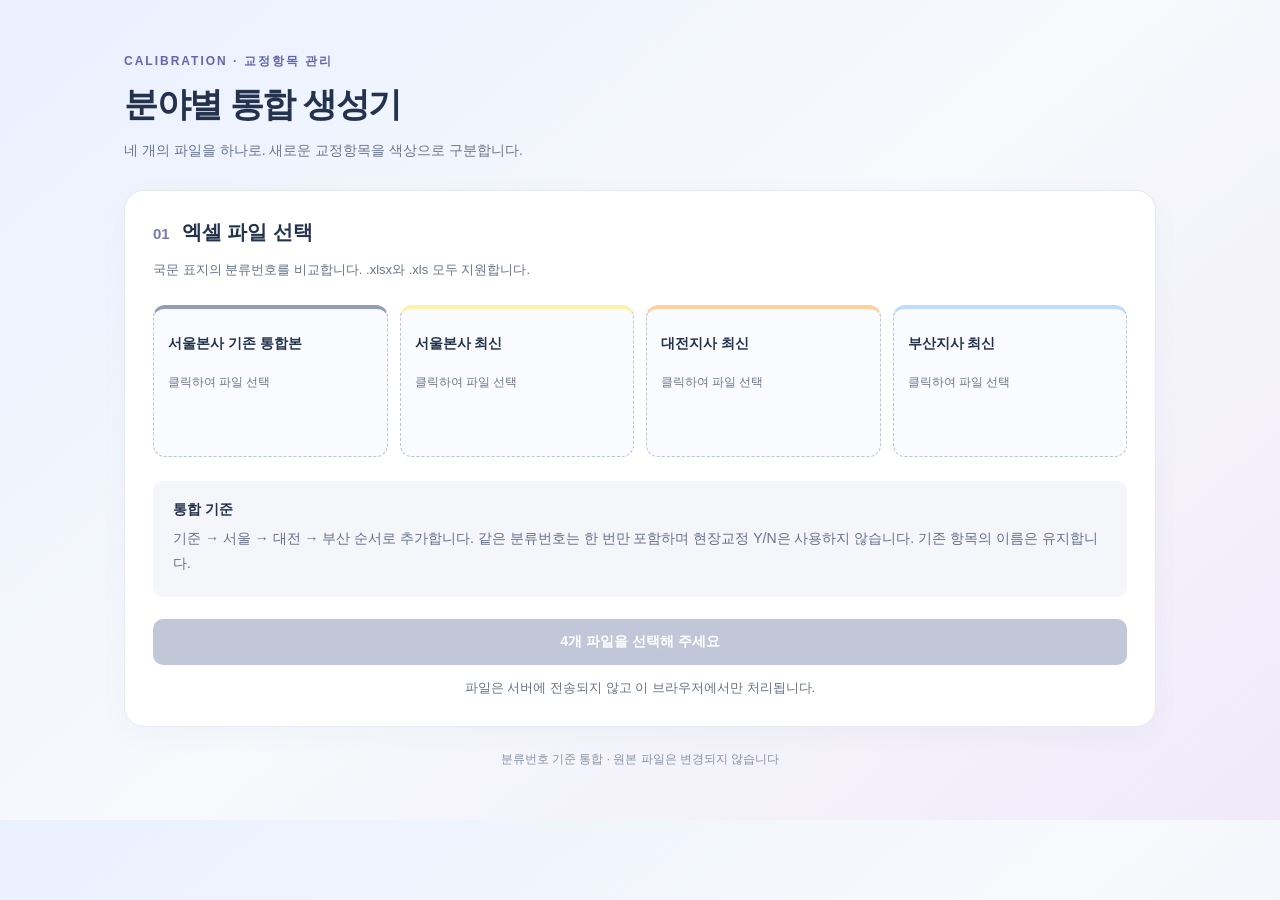
<file: ar2/index.html>
<!doctype html>
<html lang="ko"><head><meta charset="utf-8"><meta name="viewport" content="width=device-width,initial-scale=1"><title>교정항목 분야별 통합 생성기</title><link rel="stylesheet" href="style.css"><script defer src="vendor/xlsx.bundle.js"></script><script defer src="core.js"></script><script defer src="app.js"></script></head>
<body><main><header><span class="eyebrow">CALIBRATION · 교정항목 관리</span><h1>분야별 통합 생성기</h1><p>네 개의 파일을 하나로. 새로운 교정항목을 색상으로 구분합니다.</p></header>
<section class="panel"><h2>01 <span>엑셀 파일 선택</span></h2><p class="hint">국문 표지의 분류번호를 비교합니다. .xlsx와 .xls 모두 지원합니다.</p><div id="uploads" class="uploads"></div><div class="rules"><strong>통합 기준</strong><p>기준 → 서울 → 대전 → 부산 순서로 추가합니다. 같은 분류번호는 한 번만 포함하며 현장교정 Y/N은 사용하지 않습니다. 기존 항목의 이름은 유지합니다.</p></div><button id="merge" disabled>4개 파일을 선택해 주세요</button><p id="status" role="status" aria-live="polite">파일은 서버에 전송되지 않고 이 브라우저에서만 처리됩니다.</p></section>
<section id="result" class="panel" hidden><div class="result-head"><h2>02 <span>통합 결과</span></h2><button id="download">엑셀 다운로드</button></div><div id="stats" class="stats"></div><p id="detail" class="hint"></p><div class="filters"><input id="search" aria-label="항목 검색" placeholder="분류번호 또는 항목명 검색"><select id="source" aria-label="추가 출처"><option value="">전체 출처</option value="0">기준파일</option><option value="1">서울 신규</option><option value="2">대전 신규</option><option value="3">부산 신규</option></select></div><div class="table-wrap"><table><thead><tr><th>분류번호</th><th>교정항목</th><th>추가 출처</th></tr></thead><tbody id="items"></tbody></table></div><p id="shown" class="hint"></p><p class="hint">다운로드한 통합항목 파일을 다음 작업의 기준파일로 다시 사용할 수 있습니다. 기존 파일의 표지 배치 대신 분야별 목록으로 저장됩니다.</p></section><footer>분류번호 기준 통합 · 원본 파일은 변경되지 않습니다</footer></main></body></html>
</file>
<file: ar2/style.css>
*{box-sizing:border-box}body{margin:0;background:linear-gradient(140deg,#eaf0ff,#f7f9fc 50%,#f0eafa);color:#23334e;font-family:'Malgun Gothic',sans-serif;font-size:14px}main{max-width:1080px;margin:0 auto;padding:52px 24px}.eyebrow{font-size:12px;font-weight:700;letter-spacing:2px;color:#6266ae}h1{font-size:34px;letter-spacing:-1.4px;margin:12px 0}header p{color:#68768d;margin-bottom:30px}.panel{background:white;border:1px solid #e5eaf2;border-radius:20px;padding:28px;margin-bottom:24px;box-shadow:0 8px 32px #28396308}h2{font-size:15px;color:#777ab5;margin:0 0 12px}h2 span{color:#23334e;font-size:20px;margin-left:8px}.hint{color:#64748b;font-size:13px;line-height:1.7}.uploads{display:grid;grid-template-columns:repeat(4,1fr);gap:12px;margin:24px 0}.upload{position:relative;border:1px dashed #b9c5d8;border-top:4px solid var(--color);border-radius:12px;padding:20px 14px;min-height:152px;background:#fafbfe;cursor:pointer}.upload:focus-within{outline:3px solid #7f91e8}.upload strong{display:block;margin:6px 0 20px}.upload small{display:block;color:#6b7890;overflow-wrap:anywhere;line-height:1.6}.upload input{position:absolute;inset:0;width:100%;height:100%;opacity:0;cursor:pointer}.rules{background:#f4f6fa;padding:16px 20px;border-radius:10px;line-height:1.8;margin-bottom:22px}.rules p{margin:4px 0;color:#65718a}button{border:0;border-radius:10px;background:#5059b8;color:white;padding:14px 22px;font:inherit;font-weight:bold;cursor:pointer}button:disabled{background:#c1c7d8;cursor:default}#merge{width:100%}#status{font-size:13px;text-align:center;line-height:1.6;color:#65718a;margin-bottom:0}#status.error{color:#b42318}.result-head{display:flex;justify-content:space-between;align-items:center;gap:12px}.stats{display:grid;grid-template-columns:repeat(5,1fr);gap:10px;margin-top:22px}.stat{padding:16px;border-radius:10px;background:#f2f5fa}.stat b{display:block;font-size:26px;margin-top:8px}.filters{display:flex;gap:10px;margin:20px 0}input,select{font:inherit;border:1px solid #d5ddeb;border-radius:8px;padding:12px}#search{flex:1;min-width:0}.table-wrap{max-height:520px;overflow:auto;border:1px solid #e0e6ef;border-radius:10px}table{border-collapse:collapse;width:100%;font-size:13px}th,td{text-align:left;padding:13px 16px;border-bottom:1px solid #dce3ec}th{position:sticky;top:0;background:#eef2f8;z-index:1}.group{font-weight:bold;background:#e8edf5}.source-1{background:#fff2a6}.source-2{background:#ffd09b}.source-3{background:#bedcff}footer{text-align:center;color:#8792a4;font-size:12px}@media(max-width:700px){main{padding:28px 14px}h1{font-size:27px}.panel{padding:20px}.uploads{grid-template-columns:1fr 1fr}.stats{grid-template-columns:1fr 1fr}.result-head{align-items:flex-start}.filters{flex-wrap:wrap}th,td{padding:10px}.upload{min-height:140px}}
</file>
